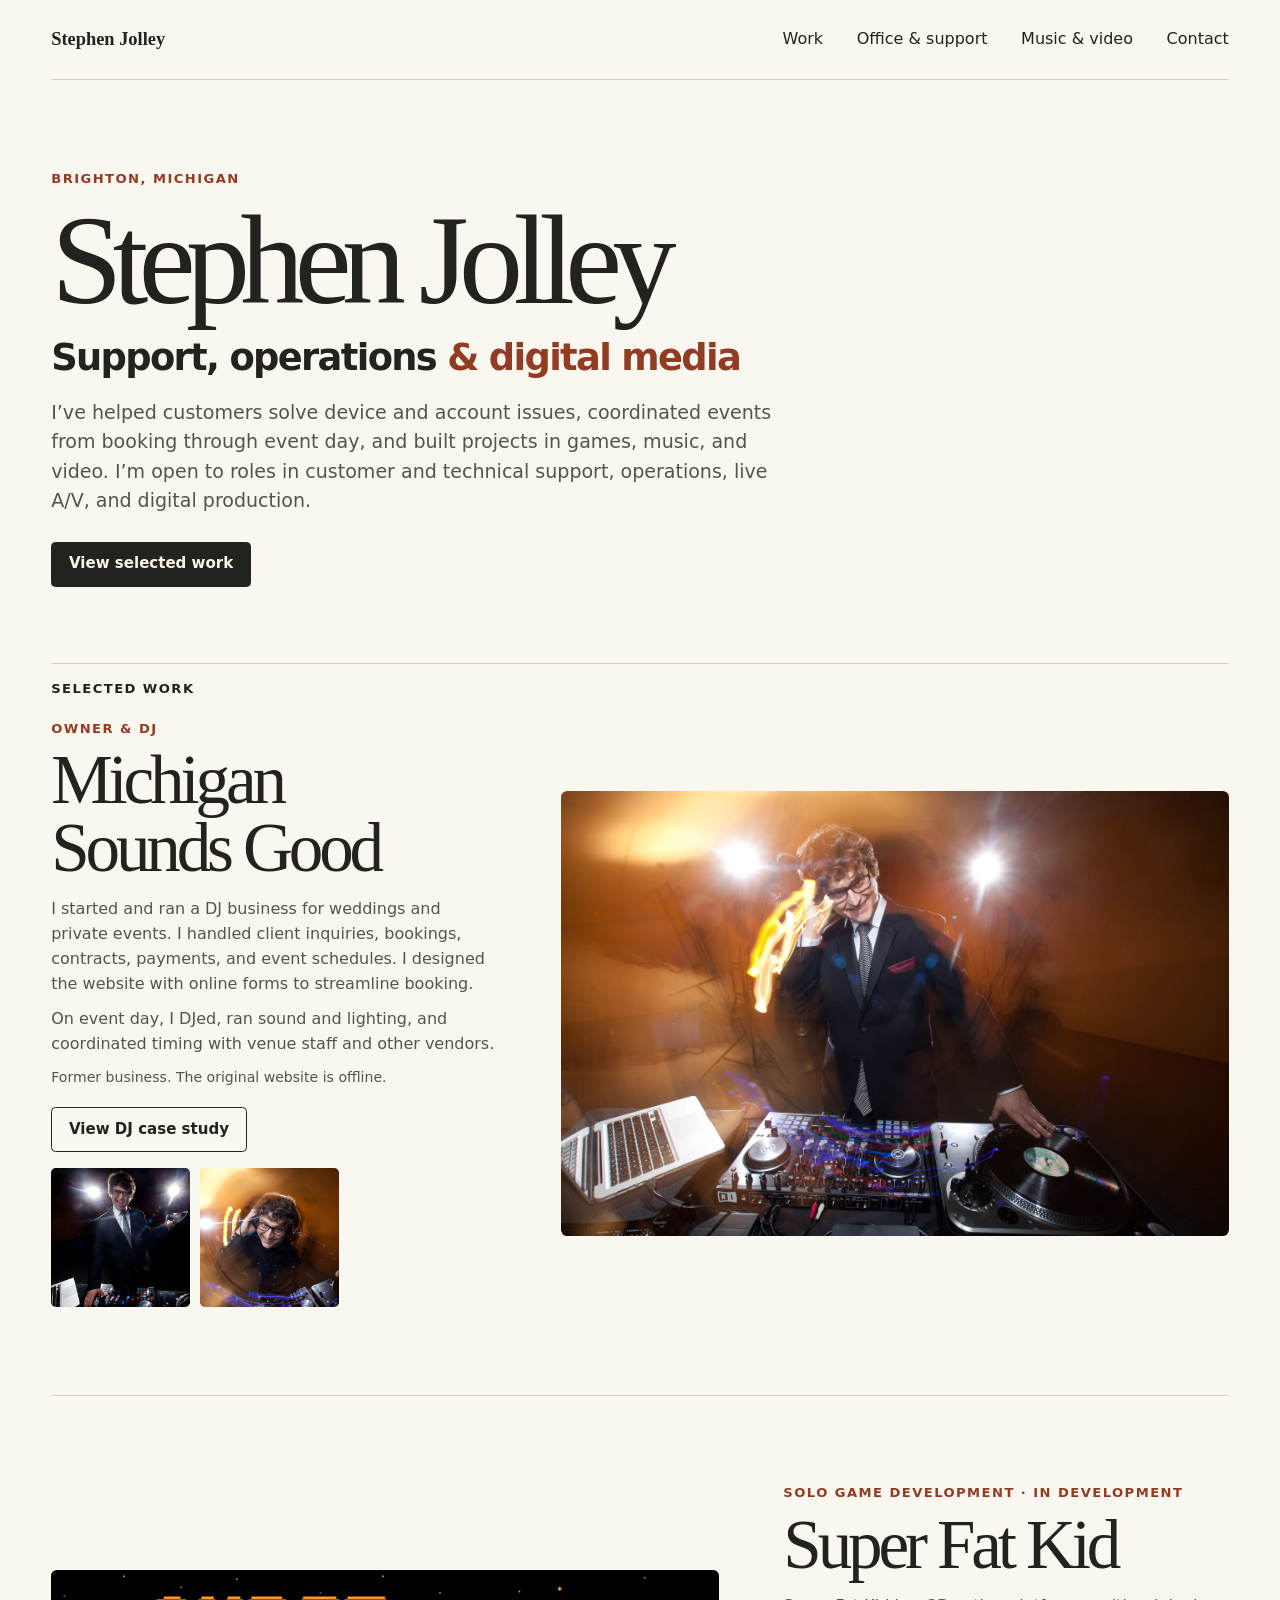
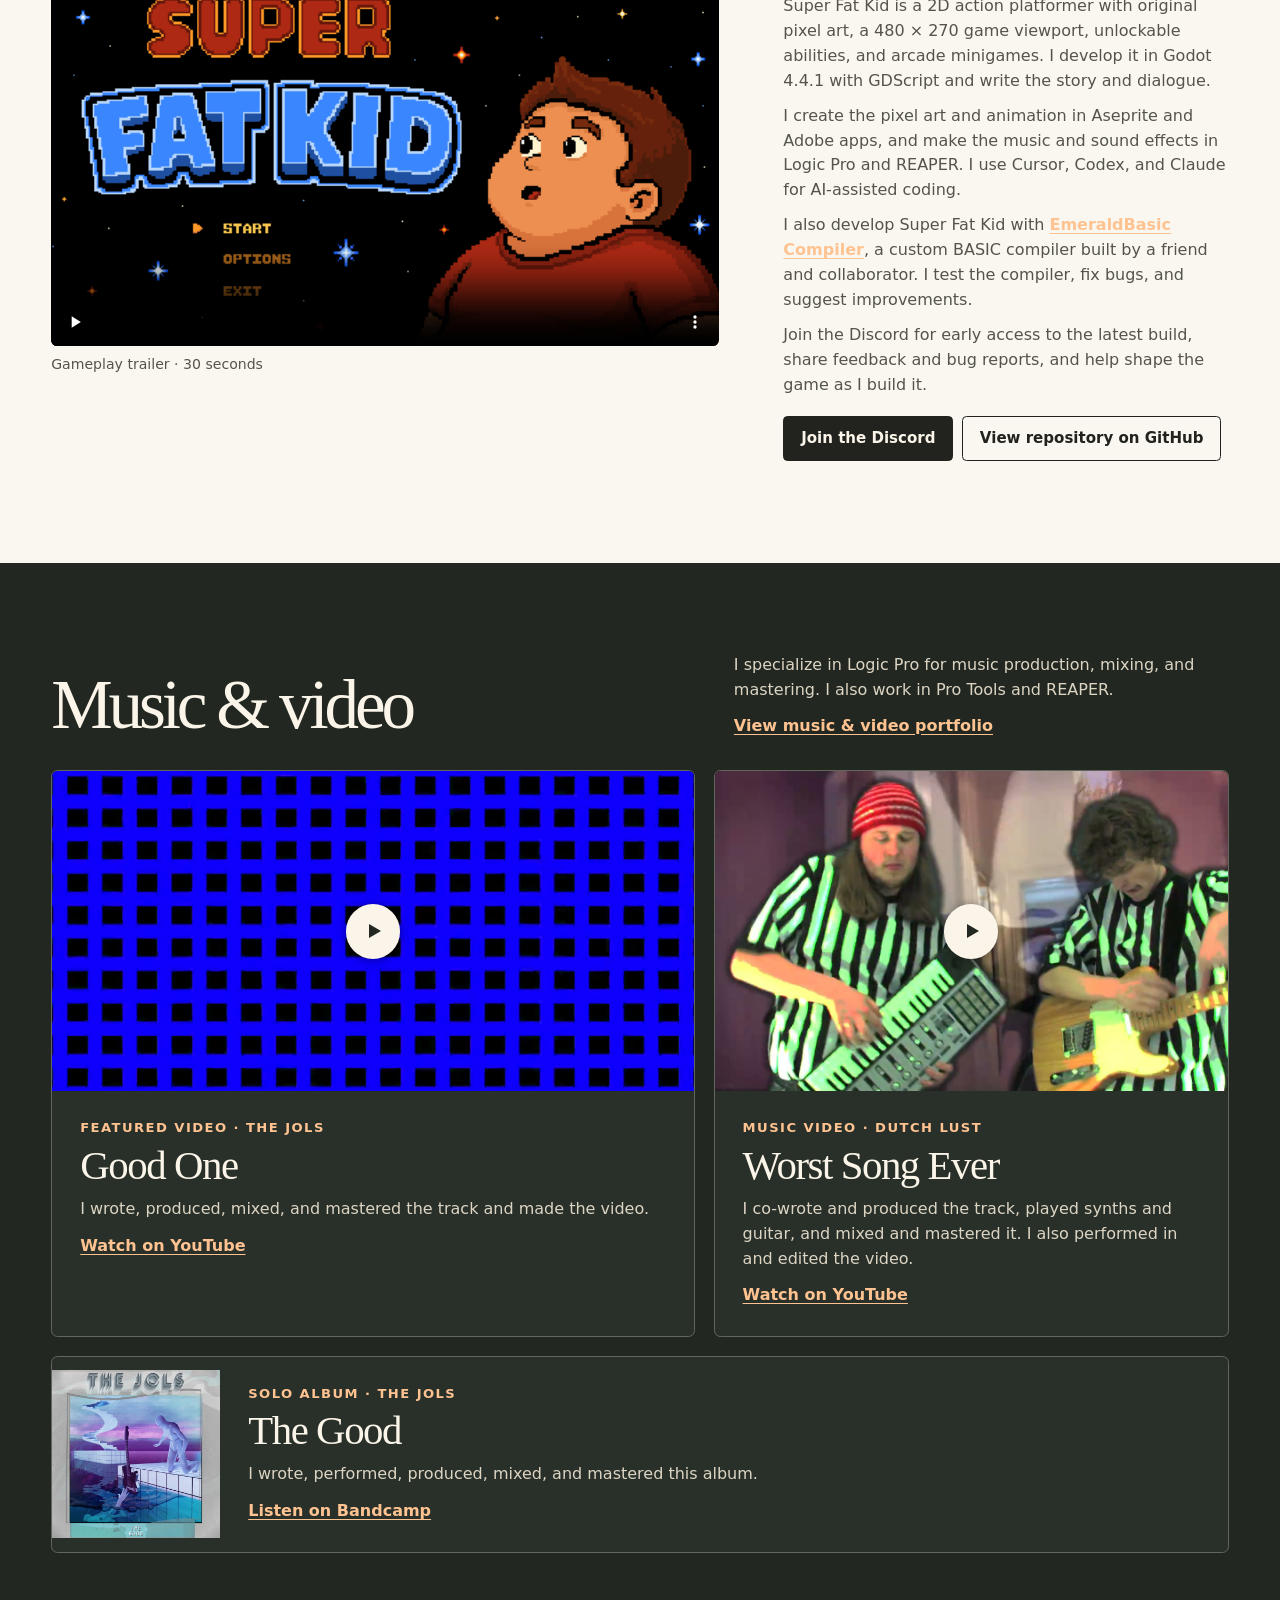
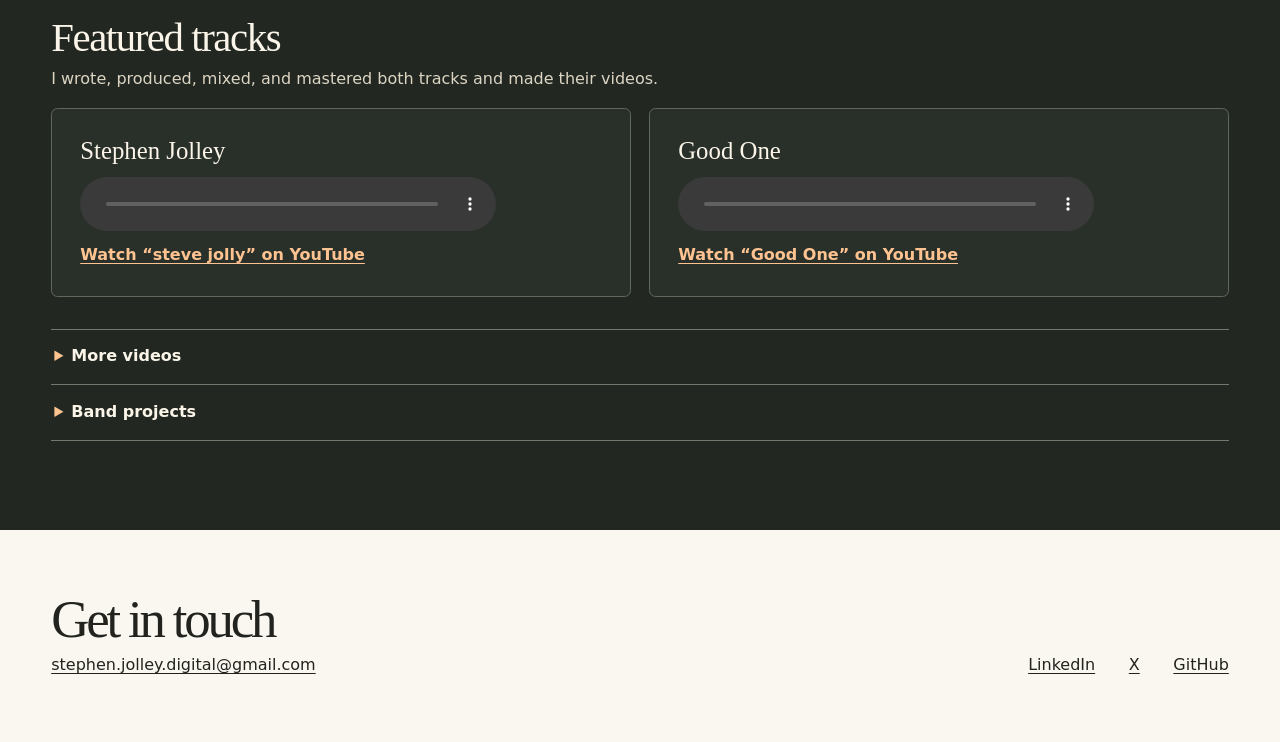
<file: index.html>
<!doctype html>
<html lang="en">
<head>
  <meta charset="utf-8">
  <meta name="viewport" content="width=device-width, initial-scale=1">
  <title>Stephen Jolley | Support, Operations &amp; Digital Media</title>
  <meta name="description" content="Stephen Jolley’s portfolio of client coordination, live A/V, game development, and music and video production. Based in Brighton, Michigan.">
  <link rel="canonical" href="https://stephenjolleydigital.github.io/">
  <link rel="stylesheet" href="styles.css?v=5">
</head>
<body>
  <a class="skip" href="#main">Skip to content</a>
  <header class="site-header wrap">
    <a class="wordmark" href="#main">Stephen Jolley</a>
    <nav aria-label="Main navigation">
      <a href="#work">Work</a>
      <a href="office/">Office &amp; support</a>
      <a href="#music">Music &amp; video</a>
      <a href="#contact">Contact</a>
    </nav>
  </header>

  <main id="main">
    <section class="intro wrap" aria-labelledby="name">
      <p class="eyebrow">Brighton, Michigan</p>
      <h1 id="name">Stephen Jolley</h1>
      <p class="headline">Support, operations <span>&amp; digital media</span></p>
      <p class="intro-copy">I’ve helped customers solve device and account issues, coordinated events from booking through event day, and built projects in games, music, and video. I’m open to roles in customer and technical support, operations, live A/V, and digital production.</p>
      <a class="button" href="#work">View selected work</a>
    </section>

    <section id="work" class="wrap work" aria-labelledby="work-title">
      <h2 id="work-title" class="eyebrow section-label">Selected work</h2>
      <article class="project">
        <div class="project-copy">
          <p class="eyebrow">Owner &amp; DJ</p>
          <h3>Michigan<br class="wide-only"> Sounds Good</h3>
          <p>I started and ran a DJ business for weddings and private events. I handled client inquiries, bookings, contracts, payments, and event schedules. I designed the website with online forms to streamline booking.</p>
          <p>On event day, I DJed, ran sound and lighting, and coordinated timing with venue staff and other vendors.</p>
          <p class="note">Former business. The original website is offline.</p>
          <div class="actions">
            <a class="button outline" href="michigan-sounds-good/">View DJ case study</a>
          </div>
          <div class="dj-portraits">
            <a href="assets/dj-stage-portrait.webp" aria-label="View larger DJ portrait under stage lights">
              <img src="assets/dj-stage-portrait.webp" width="960" height="960" alt="Stephen smiling behind a DJ controller and holding headphones under two stage lights" loading="lazy">
            </a>
            <a href="assets/dj-headphones-portrait.webp" aria-label="View larger DJ portrait with headphones">
              <img src="assets/dj-headphones-portrait.webp" width="960" height="960" alt="Stephen holding one side of his headphones over a DJ mixer, surrounded by orange light trails" loading="lazy">
            </a>
          </div>
        </div>
        <figure class="project-image dj-image">
          <img src="assets/michigan-sounds-good.webp" width="1600" height="1067" alt="Stephen wearing headphones with one hand on a turntable, with a laptop and mixer in orange stage light" fetchpriority="high">
        </figure>
      </article>

      <article class="project game" id="game">
        <figure class="game-trailer">
          <video controls playsinline preload="none" poster="assets/super-fat-kid.png" width="960" height="540" aria-label="Super Fat Kid gameplay trailer">
            <source src="assets/super-fat-kid-trailer.mp4" type="video/mp4">
            <a href="assets/super-fat-kid-trailer.mp4">Download the Super Fat Kid trailer</a>
          </video>
          <figcaption>Gameplay trailer · 30 seconds</figcaption>
        </figure>
        <div class="project-copy">
          <p class="eyebrow">Solo game development · In development</p>
          <h3>Super Fat Kid</h3>
          <p>Super Fat Kid is a 2D action platformer with original pixel art, a 480 × 270 game viewport, unlockable abilities, and arcade minigames. I develop it in Godot 4.4.1 with GDScript and write the story and dialogue.</p>
          <p>I create the pixel art and animation in Aseprite and Adobe apps, and make the music and sound effects in Logic Pro and REAPER. I use Cursor, Codex, and Claude for AI-assisted coding.</p>
          <p>I also develop Super Fat Kid with <a class="text-link" href="https://github.com/Deciheximal144/EmeraldBasic-Compiler">EmeraldBasic Compiler</a>, a custom BASIC compiler built by a friend and collaborator. I test the compiler, fix bugs, and suggest improvements.</p>
          <p class="community">Join the Discord for early access to the latest build, share feedback and bug reports, and help shape the game as I build it.</p>
          <div class="actions">
            <a class="button" href="https://discord.gg/7cRma5Vsxx">Join the Discord</a>
            <a class="button outline" href="https://github.com/stephenjolleydigital/super_fat_kid">View repository on GitHub</a>
          </div>
        </div>
      </article>
    </section>

    <section class="media-section" id="music" aria-labelledby="music-title">
      <div class="wrap">
        <div class="media-intro">
          <h2 id="music-title">Music &amp; video</h2>
          <div>
            <p>I specialize in Logic Pro for music production, mixing, and mastering. I also work in Pro Tools and REAPER.</p>
            <a class="text-link media-page-link" href="music/">View music &amp; video portfolio</a>
          </div>
        </div>

        <div class="media-grid">
          <article class="media-card video-card">
            <a class="media-art video-art" href="https://www.youtube.com/watch?v=RYVZnNTg8nU" aria-label="Watch Good One by The Jols on YouTube">
              <img src="assets/good-one-video.jpg" alt="" loading="lazy">
              <span class="play" aria-hidden="true"></span>
            </a>
            <div class="card-copy">
              <p class="eyebrow">Featured video · The Jols</p>
              <h3>Good One</h3>
              <p>I wrote, produced, mixed, and mastered the track and made the video.</p>
              <a class="text-link" href="https://www.youtube.com/watch?v=RYVZnNTg8nU">Watch on YouTube</a>
            </div>
          </article>

          <article class="media-card video-card">
            <a class="media-art video-art" href="https://www.youtube.com/watch?v=7McpQhuxQ0Y" aria-label="Watch Dutch Lust’s Worst Song Ever on YouTube">
              <img src="assets/worst-song-ever-performance.jpg" alt="" loading="lazy">
              <span class="play" aria-hidden="true"></span>
            </a>
            <div class="card-copy">
              <p class="eyebrow">Music video · Dutch Lust</p>
              <h3>Worst Song Ever</h3>
              <p>I co-wrote and produced the track, played synths and guitar, and mixed and mastered it. I also performed in and edited the video.</p>
              <a class="text-link" href="https://www.youtube.com/watch?v=7McpQhuxQ0Y">Watch on YouTube</a>
            </div>
          </article>

          <article class="media-card album-card">
            <a class="media-art album-art" href="https://thejols.bandcamp.com/album/the-good" aria-label="Listen to The Good by The Jols on Bandcamp">
              <img src="assets/the-good.webp" alt="The Good album cover" loading="lazy">
            </a>
            <div class="card-copy">
              <p class="eyebrow">Solo album · The Jols</p>
              <h3>The Good</h3>
              <p>I wrote, performed, produced, mixed, and mastered this album.</p>
              <a class="text-link" href="https://thejols.bandcamp.com/album/the-good">Listen on Bandcamp</a>
            </div>
          </article>
        </div>

        <div class="track-section" aria-labelledby="track-title">
          <div class="track-heading">
            <h3 id="track-title">Featured tracks</h3>
            <p>I wrote, produced, mixed, and mastered both tracks and made their videos.</p>
          </div>
          <div class="track-grid">
            <article class="track">
              <h4>Stephen Jolley</h4>
              <audio controls preload="none" aria-label="Play Stephen Jolley" src="assets/stephen-jolley.mp3">
                <a href="https://www.youtube.com/watch?v=lKRP98s9zpk">Listen on YouTube</a>
              </audio>
              <a class="text-link" href="https://www.youtube.com/watch?v=lKRP98s9zpk">Watch “steve jolly” on YouTube</a>
            </article>
            <article class="track">
              <h4>Good One</h4>
              <audio controls preload="none" aria-label="Play Good One" src="assets/good-one.mp3">
                <a href="https://www.youtube.com/watch?v=RYVZnNTg8nU">Listen on YouTube</a>
              </audio>
              <a class="text-link" href="https://www.youtube.com/watch?v=RYVZnNTg8nU">Watch “Good One” on YouTube</a>
            </article>
          </div>
        </div>

        <details>
          <summary>More videos</summary>
          <p>I made these videos and wrote, produced, mixed, and mastered the music.</p>
          <ul class="link-list">
            <li><a href="https://www.youtube.com/watch?v=_CYxBpWzq8A">Sad Soft Music For Sad Piano People</a></li>
            <li>
              <a class="illustrated-link" href="https://www.youtube.com/watch?v=hcAxvweehdc">
                <img src="assets/dj-jolly-artwork.webp" width="960" height="960" alt="" loading="lazy">
                <span>DJ Jolly</span>
              </a>
            </li>
          </ul>
        </details>
        <details>
          <summary>Band projects</summary>
          <p>I played guitar, co-composed, and produced on both releases.</p>
          <ul class="link-list">
            <li><a href="https://manhood.bandcamp.com/album/high-outside">Manhole <span aria-hidden="true">·</span> <em>High &amp; Outside</em></a></li>
            <li><a href="https://inkblotisaband.bandcamp.com/album/oink">Inkblot <span aria-hidden="true">·</span> <em>Oink!</em></a></li>
          </ul>
        </details>
      </div>
    </section>
  </main>

  <footer class="wrap footer" id="contact">
    <div>
      <h2>Get in touch</h2>
      <a href="mailto:stephen.jolley.digital@gmail.com">stephen.jolley.digital@gmail.com</a>
    </div>
    <nav aria-label="Social profiles">
      <a href="https://www.linkedin.com/in/stephen-jolley-7856a12b2/">LinkedIn</a>
      <a href="https://x.com/Stephen_Jolley_">X</a>
      <a href="https://github.com/stephenjolleydigital">GitHub</a>
    </nav>
  </footer>
</body>
</html>
</file>
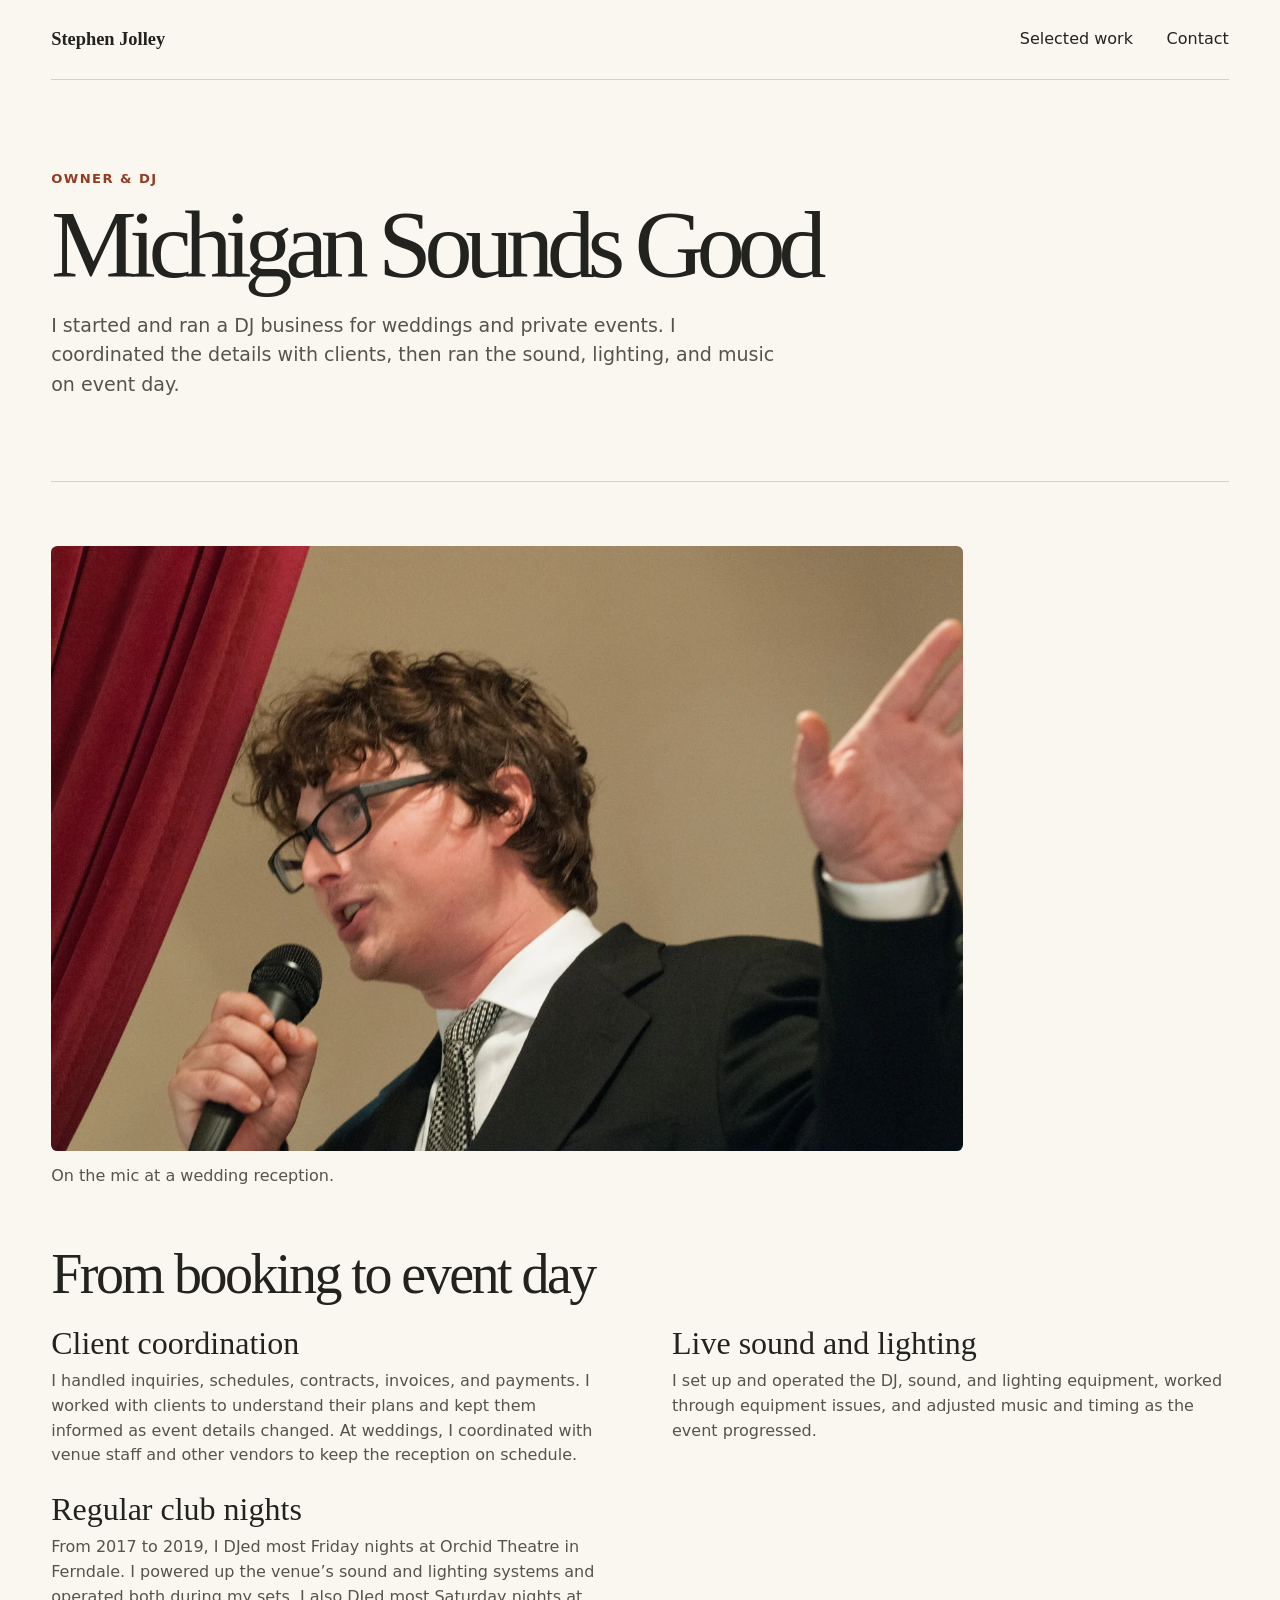
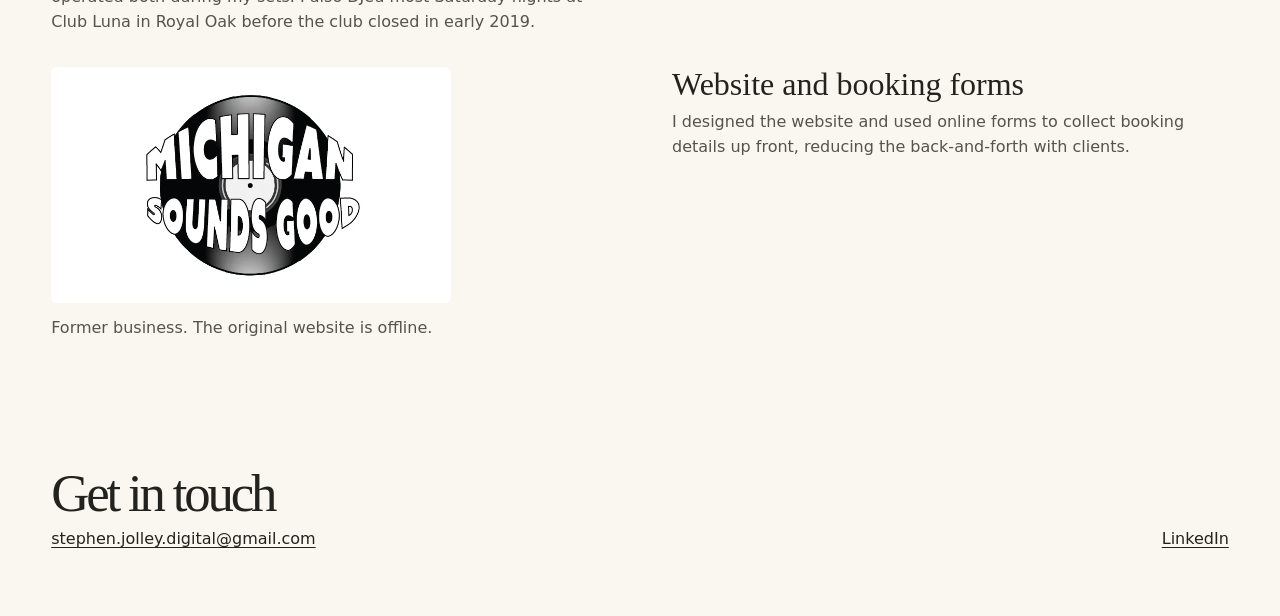
<file: michigan-sounds-good/index.html>
<!doctype html>
<html lang="en">
<head>
  <meta charset="utf-8">
  <meta name="viewport" content="width=device-width, initial-scale=1">
  <title>Michigan Sounds Good | Stephen Jolley</title>
  <meta name="description" content="How Stephen Jolley managed client coordination, event logistics, and live sound and lighting at Michigan Sounds Good.">
  <link rel="canonical" href="https://stephenjolleydigital.github.io/michigan-sounds-good/">
  <link rel="stylesheet" href="../styles.css?v=4">
</head>
<body>
  <a class="skip" href="#main">Skip to content</a>
  <header class="site-header wrap">
    <a class="wordmark" href="../">Stephen Jolley</a>
    <nav aria-label="Main navigation">
      <a href="../#work">Selected work</a>
      <a href="../#contact">Contact</a>
    </nav>
  </header>
  <main id="main">
    <section class="intro wrap detail-intro">
      <p class="eyebrow">Owner &amp; DJ</p>
      <h1>Michigan Sounds Good</h1>
      <p class="intro-copy">I started and ran a DJ business for weddings and private events. I coordinated the details with clients, then ran the sound, lighting, and music on event day.</p>
    </section>
    <section class="wrap detail-section" aria-labelledby="dj-work">
      <figure class="detail-hero">
        <img src="../assets/michigan-sounds-good-mic.webp" width="1440" height="956" alt="Stephen speaking into a handheld microphone at a wedding reception" fetchpriority="high">
        <figcaption>On the mic at a wedding reception.</figcaption>
      </figure>
      <h2 id="dj-work">From booking to event day</h2>
      <div class="detail-grid">
        <section>
          <h3>Client coordination</h3>
          <p>I handled inquiries, schedules, contracts, invoices, and payments. I worked with clients to understand their plans and kept them informed as event details changed. At weddings, I coordinated with venue staff and other vendors to keep the reception on schedule.</p>
        </section>
        <section>
          <h3>Live sound and lighting</h3>
          <p>I set up and operated the DJ, sound, and lighting equipment, worked through equipment issues, and adjusted music and timing as the event progressed.</p>
        </section>
        <section id="club-nights">
          <h3>Regular club nights</h3>
          <p>From 2017 to 2019, I DJed most Friday nights at Orchid Theatre in Ferndale. I powered up the venue’s sound and lighting systems and operated both during my sets. I also DJed most Saturday nights at Club Luna in Royal Oak before the club closed in early 2019.</p>
        </section>
      </div>
      <div class="detail-grid dj-samples">
        <figure>
          <img class="dj-logo" src="../assets/michigan-sounds-good-logo.webp" width="710" height="394" alt="Black-and-white Michigan Sounds Good logo with lettering arranged over a vinyl record" loading="lazy">
        </figure>
        <section>
          <h3>Website and booking forms</h3>
          <p>I designed the website and used online forms to collect booking details up front, reducing the back-and-forth with clients.</p>
        </section>
      </div>
      <p class="archive-note">Former business. The original website is offline.</p>
    </section>
  </main>
  <footer class="wrap footer" id="contact">
    <div>
      <h2>Get in touch</h2>
      <a href="mailto:stephen.jolley.digital@gmail.com">stephen.jolley.digital@gmail.com</a>
    </div>
    <nav aria-label="Professional profile">
      <a href="https://www.linkedin.com/in/stephen-jolley-7856a12b2/">LinkedIn</a>
    </nav>
  </footer>
</body>
</html>
</file>
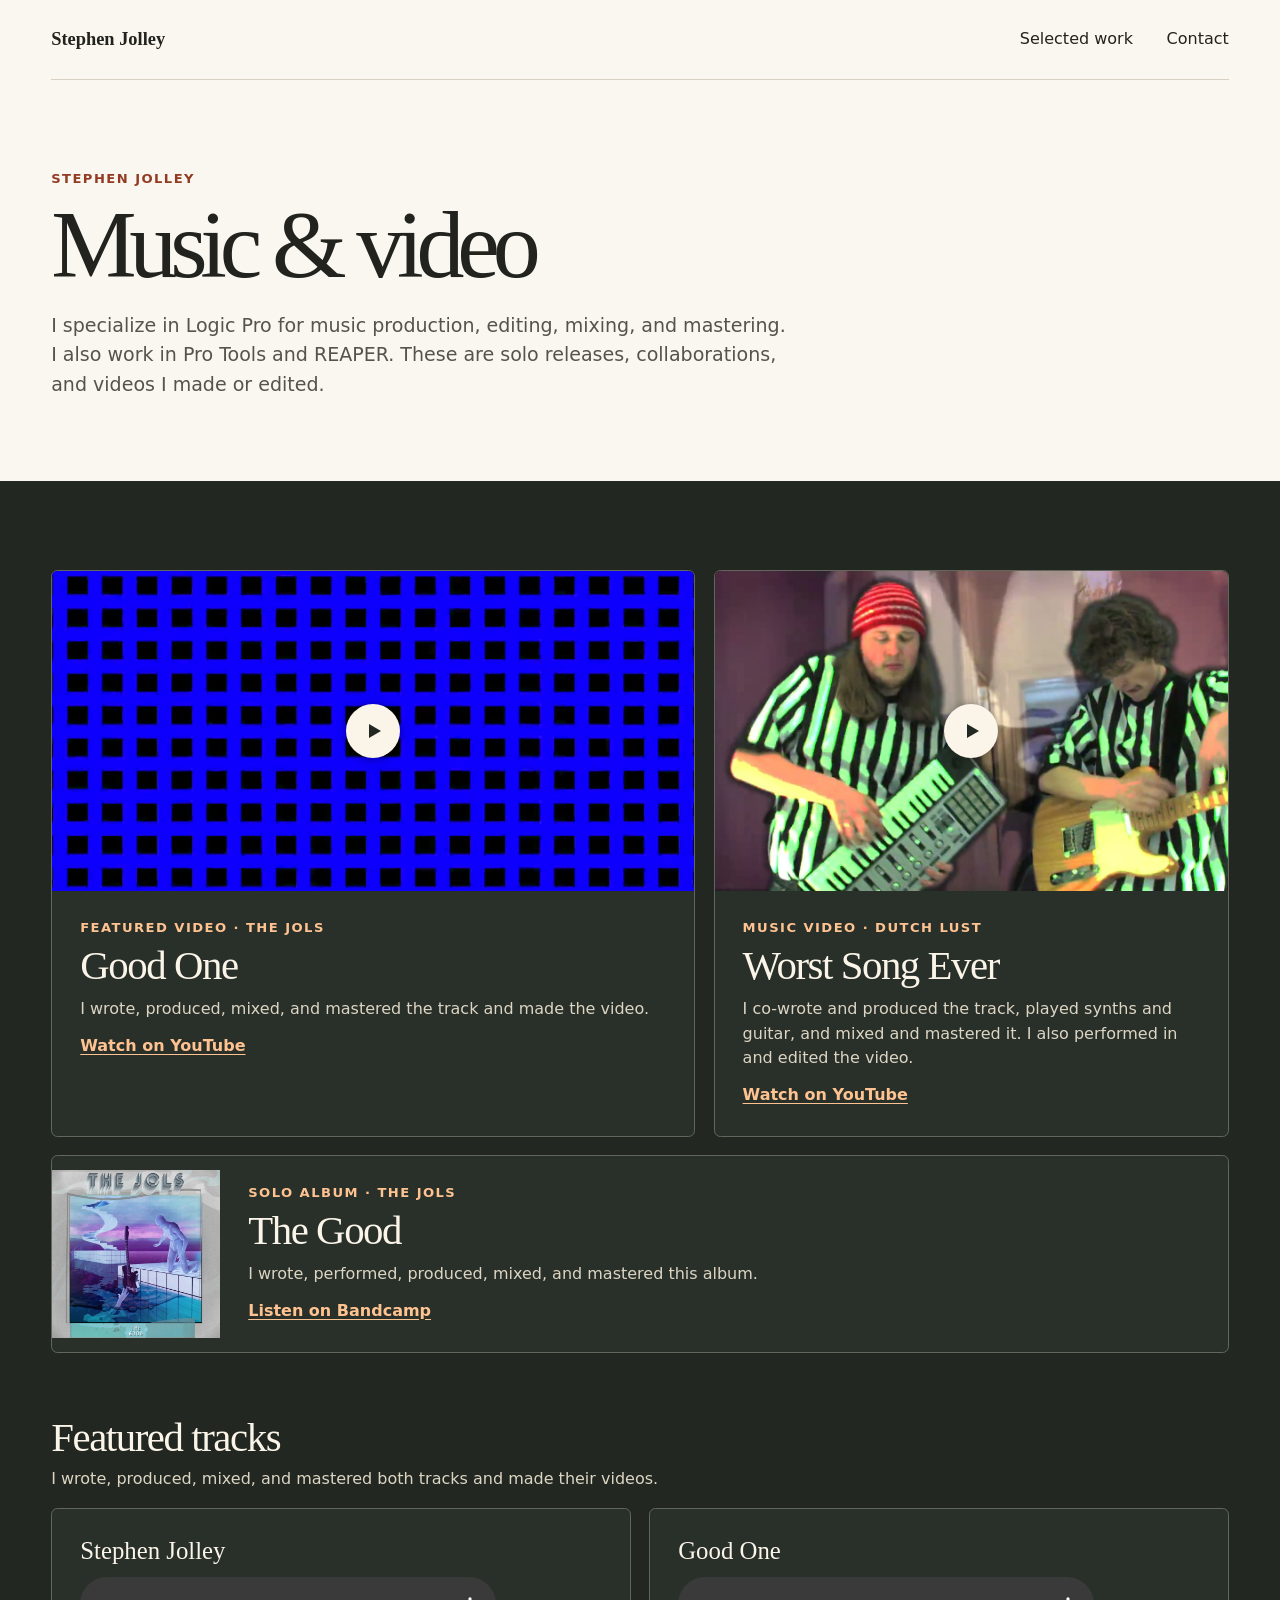
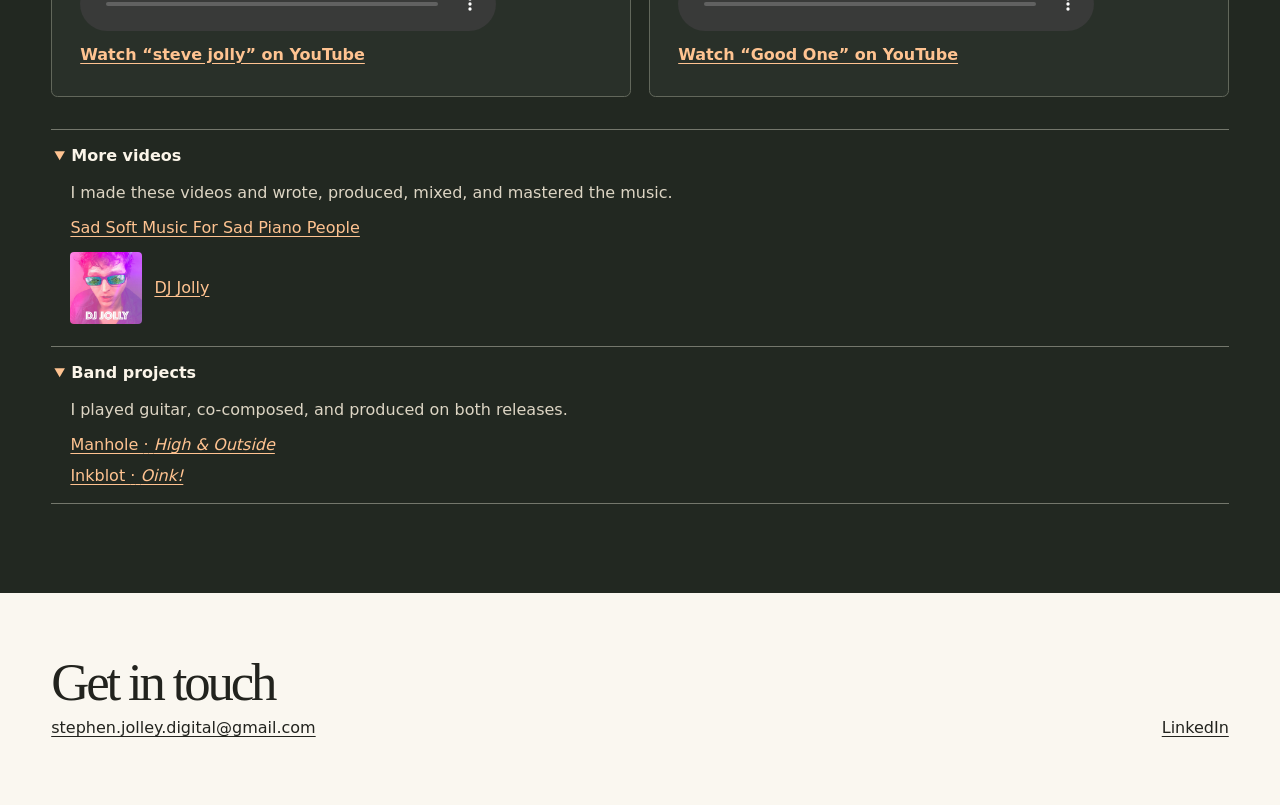
<file: music/index.html>
<!doctype html>
<html lang="en">
<head>
  <meta charset="utf-8">
  <meta name="viewport" content="width=device-width, initial-scale=1">
  <title>Music &amp; Video | Stephen Jolley</title>
  <meta name="description" content="Music production, mixing, mastering, and video work by Stephen Jolley, including The Jols, Dutch Lust, Manhole, and Inkblot.">
  <link rel="canonical" href="https://stephenjolleydigital.github.io/music/">
  <link rel="stylesheet" href="../styles.css?v=4">
</head>
<body>
  <a class="skip" href="#main">Skip to content</a>
  <header class="site-header wrap">
    <a class="wordmark" href="../">Stephen Jolley</a>
    <nav aria-label="Main navigation">
      <a href="../#work">Selected work</a>
      <a href="../#contact">Contact</a>
    </nav>
  </header>
  <main id="main">
    <section class="intro wrap detail-intro">
      <p class="eyebrow">Stephen Jolley</p>
      <h1>Music &amp; video</h1>
      <p class="intro-copy">I specialize in Logic Pro for music production, editing, mixing, and mastering. I also work in Pro Tools and REAPER. These are solo releases, collaborations, and videos I made or edited.</p>
    </section>
    <section class="media-section" id="music" aria-label="Music and video projects">
      <div class="wrap">
        <div class="media-grid" aria-label="Featured releases and videos">
          <article class="media-card video-card">
            <a class="media-art video-art" href="https://www.youtube.com/watch?v=RYVZnNTg8nU" aria-label="Watch Good One by The Jols on YouTube">
              <img src="../assets/good-one-video.jpg" alt="" loading="lazy">
              <span class="play" aria-hidden="true"></span>
            </a>
            <div class="card-copy">
              <p class="eyebrow">Featured video · The Jols</p>
              <h2>Good One</h2>
              <p>I wrote, produced, mixed, and mastered the track and made the video.</p>
              <a class="text-link" href="https://www.youtube.com/watch?v=RYVZnNTg8nU">Watch on YouTube</a>
            </div>
          </article>

          <article class="media-card video-card">
            <a class="media-art video-art" href="https://www.youtube.com/watch?v=7McpQhuxQ0Y" aria-label="Watch Dutch Lust’s Worst Song Ever on YouTube">
              <img src="../assets/worst-song-ever-performance.jpg" alt="" loading="lazy">
              <span class="play" aria-hidden="true"></span>
            </a>
            <div class="card-copy">
              <p class="eyebrow">Music video · Dutch Lust</p>
              <h2>Worst Song Ever</h2>
              <p>I co-wrote and produced the track, played synths and guitar, and mixed and mastered it. I also performed in and edited the video.</p>
              <a class="text-link" href="https://www.youtube.com/watch?v=7McpQhuxQ0Y">Watch on YouTube</a>
            </div>
          </article>

          <article class="media-card album-card">
            <a class="media-art album-art" href="https://thejols.bandcamp.com/album/the-good" aria-label="Listen to The Good by The Jols on Bandcamp">
              <img src="../assets/the-good.webp" alt="The Good album cover" loading="lazy">
            </a>
            <div class="card-copy">
              <p class="eyebrow">Solo album · The Jols</p>
              <h2>The Good</h2>
              <p>I wrote, performed, produced, mixed, and mastered this album.</p>
              <a class="text-link" href="https://thejols.bandcamp.com/album/the-good">Listen on Bandcamp</a>
            </div>
          </article>
        </div>

        <div class="track-section" aria-labelledby="track-title">
          <div class="track-heading">
            <h3 id="track-title">Featured tracks</h2>
            <p>I wrote, produced, mixed, and mastered both tracks and made their videos.</p>
          </div>
          <div class="track-grid">
            <article class="track">
              <h3>Stephen Jolley</h3>
              <audio controls preload="none" aria-label="Play Stephen Jolley" src="../assets/stephen-jolley.mp3">
                <a href="https://www.youtube.com/watch?v=lKRP98s9zpk">Listen on YouTube</a>
              </audio>
              <a class="text-link" href="https://www.youtube.com/watch?v=lKRP98s9zpk">Watch “steve jolly” on YouTube</a>
            </article>
            <article class="track">
              <h3>Good One</h3>
              <audio controls preload="none" aria-label="Play Good One" src="../assets/good-one.mp3">
                <a href="https://www.youtube.com/watch?v=RYVZnNTg8nU">Listen on YouTube</a>
              </audio>
              <a class="text-link" href="https://www.youtube.com/watch?v=RYVZnNTg8nU">Watch “Good One” on YouTube</a>
            </article>
          </div>
        </div>

        <details open>
          <summary>More videos</summary>
          <p>I made these videos and wrote, produced, mixed, and mastered the music.</p>
          <ul class="link-list">
            <li><a href="https://www.youtube.com/watch?v=_CYxBpWzq8A">Sad Soft Music For Sad Piano People</a></li>
            <li>
              <a class="illustrated-link" href="https://www.youtube.com/watch?v=hcAxvweehdc">
                <img src="../assets/dj-jolly-artwork.webp" width="960" height="960" alt="" loading="lazy">
                <span>DJ Jolly</span>
              </a>
            </li>
          </ul>
        </details>
        <details open>
          <summary>Band projects</summary>
          <p>I played guitar, co-composed, and produced on both releases.</p>
          <ul class="link-list">
            <li><a href="https://manhood.bandcamp.com/album/high-outside">Manhole <span aria-hidden="true">·</span> <em>High &amp; Outside</em></a></li>
            <li><a href="https://inkblotisaband.bandcamp.com/album/oink">Inkblot <span aria-hidden="true">·</span> <em>Oink!</em></a></li>
          </ul>
        </details>
      </div>
    </section>
  </main>
  <footer class="wrap footer" id="contact">
    <div>
      <h2>Get in touch</h2>
      <a href="mailto:stephen.jolley.digital@gmail.com">stephen.jolley.digital@gmail.com</a>
    </div>
    <nav aria-label="Professional profile">
      <a href="https://www.linkedin.com/in/stephen-jolley-7856a12b2/">LinkedIn</a>
    </nav>
  </footer>
</body>
</html>
</file>
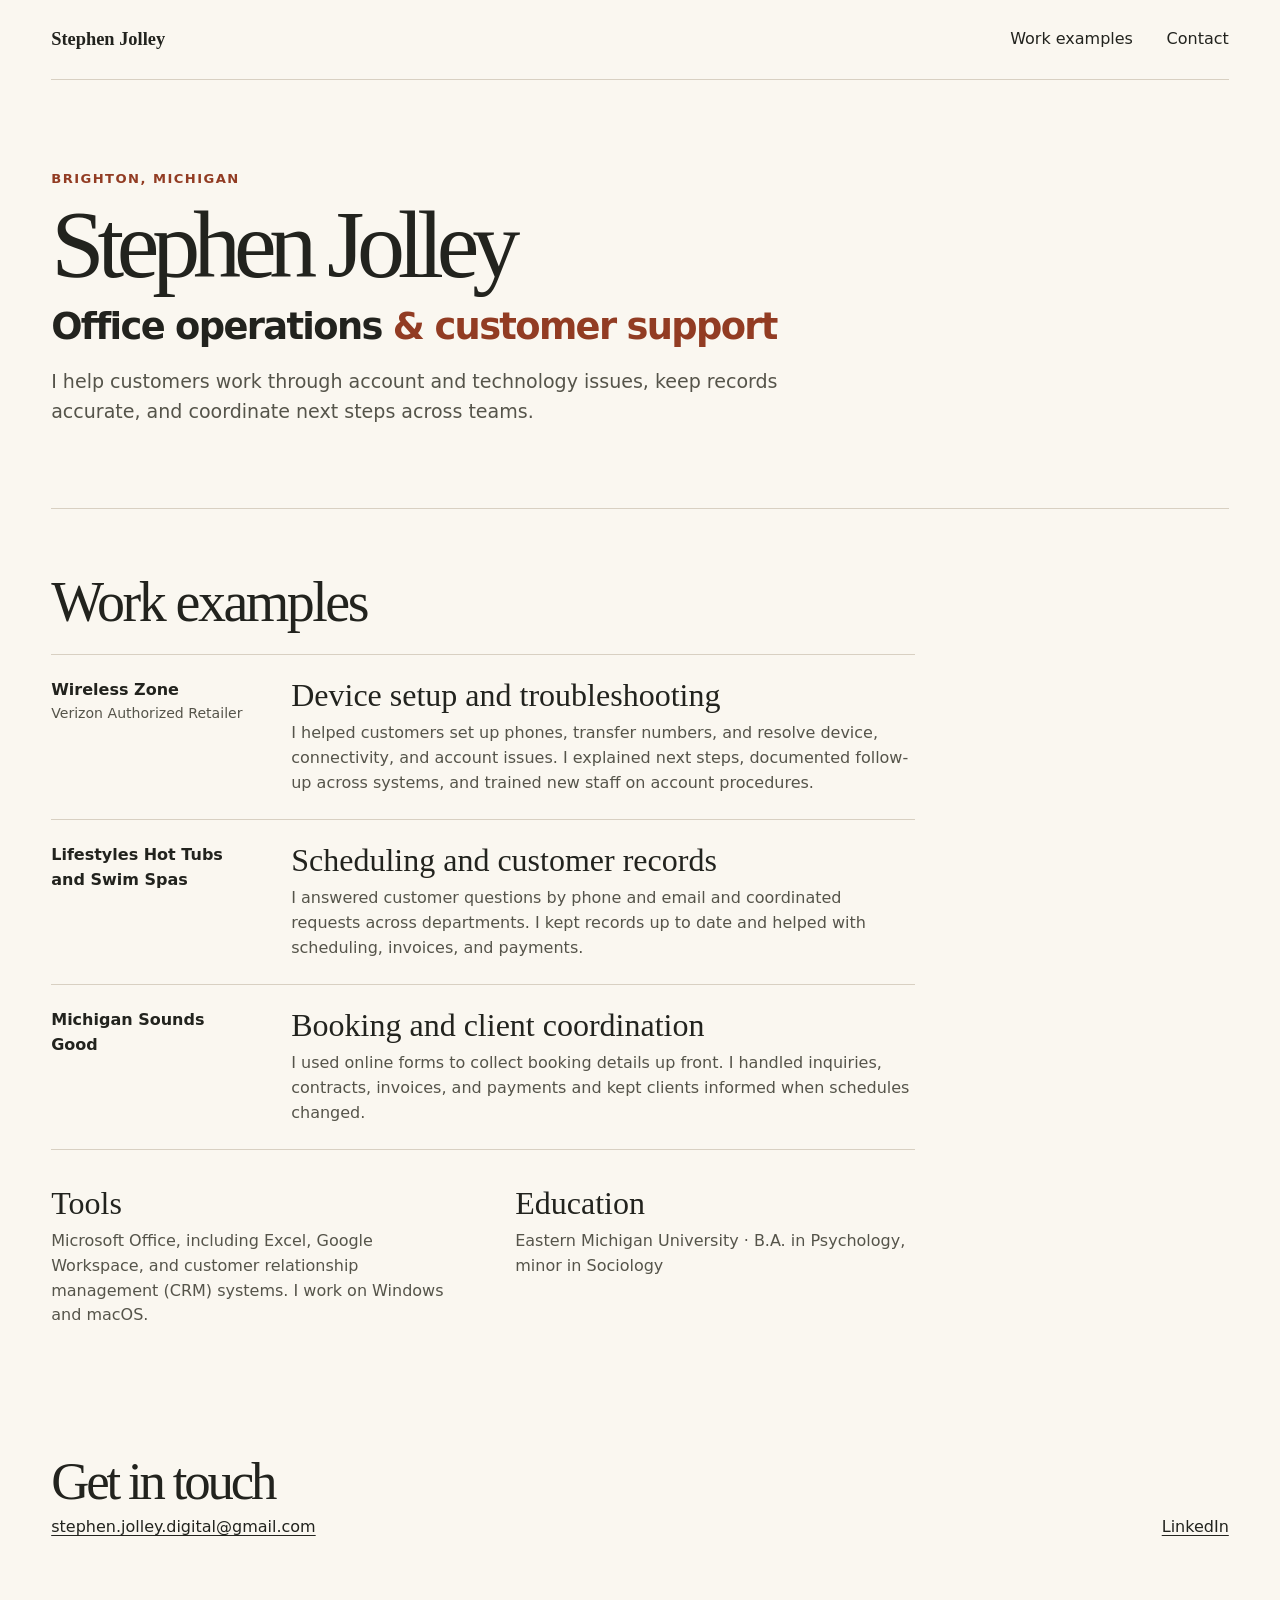
<file: office/index.html>
<!doctype html>
<html lang="en">
<head>
  <meta charset="utf-8">
  <meta name="viewport" content="width=device-width, initial-scale=1">
  <title>Stephen Jolley | Office Operations &amp; Customer Support</title>
  <meta name="description" content="Stephen Jolley’s experience in office operations, customer support, and technical troubleshooting in Brighton, Michigan.">
  <link rel="canonical" href="https://stephenjolleydigital.github.io/office/">
  <link rel="stylesheet" href="../styles.css?v=6">
</head>
<body>
  <a class="skip" href="#main">Skip to content</a>
  <header class="site-header wrap">
    <a class="wordmark" href="#main">Stephen Jolley</a>
    <nav aria-label="Main navigation">
      <a href="#experience">Work examples</a>
      <a href="#contact">Contact</a>
    </nav>
  </header>
  <main id="main">
    <section class="intro wrap detail-intro">
      <p class="eyebrow">Brighton, Michigan</p>
      <h1>Stephen Jolley</h1>
      <p class="headline">Office operations <span>&amp; customer support</span></p>
      <p class="intro-copy">I help customers work through account and technology issues, keep records accurate, and coordinate next steps across teams.</p>
    </section>
    <section class="wrap detail-section" id="experience" aria-labelledby="experience-title">
      <h2 id="experience-title">Work examples</h2>
      <div class="work-examples">
        <article>
          <p class="workplace">Wireless Zone <span>Verizon Authorized Retailer</span></p>
          <div>
            <h3>Device setup and troubleshooting</h3>
            <p>I helped customers set up phones, transfer numbers, and resolve device, connectivity, and account issues. I explained next steps, documented follow-up across systems, and trained new staff on account procedures.</p>
          </div>
        </article>
        <article>
          <p class="workplace">Lifestyles Hot Tubs and Swim Spas</p>
          <div>
            <h3>Scheduling and customer records</h3>
            <p>I answered customer questions by phone and email and coordinated requests across departments. I kept records up to date and helped with scheduling, invoices, and payments.</p>
          </div>
        </article>
        <article>
          <p class="workplace">Michigan Sounds Good</p>
          <div>
            <h3>Booking and client coordination</h3>
            <p>I used online forms to collect booking details up front. I handled inquiries, contracts, invoices, and payments and kept clients informed when schedules changed.</p>
          </div>
        </article>
      </div>
      <div class="detail-grid office-facts">
        <section>
          <h3>Tools</h3>
          <p>Microsoft Office, including Excel, Google Workspace, and customer relationship management (CRM) systems. I work on Windows and macOS.</p>
        </section>
        <section>
          <h3>Education</h3>
          <p>Eastern Michigan University · B.A. in Psychology, minor in Sociology</p>
        </section>
      </div>
    </section>
  </main>
  <footer class="wrap footer" id="contact">
    <div>
      <h2>Get in touch</h2>
      <a href="mailto:stephen.jolley.digital@gmail.com">stephen.jolley.digital@gmail.com</a>
    </div>
    <nav aria-label="Professional profile">
      <a href="https://www.linkedin.com/in/stephen-jolley-7856a12b2/">LinkedIn</a>
    </nav>
  </footer>
</body>
</html>
</file>
<file: styles.css>
:root {
  color-scheme: light;
  --paper: #faf7f0;
  --ink: #22231e;
  --muted: #55544a;
  --accent: #923c23;
  --line: #d8d0c2;
  --dark: #222821;
  --light: #fbf5e9;
  --light-muted: #ddd5c4;
  --orange: #ffc391;
  --serif: Georgia, 'Times New Roman', serif;
  font-family: system-ui, sans-serif;
}
*, *::before, *::after { box-sizing: border-box; }
body { margin: 0; background: var(--paper); color: var(--ink); line-height: 1.55; }
h1, h2, h3, h4, p, figure { margin: 0; }
h1, h2, h3 { line-height: 1.02; }
a { color: inherit; text-underline-offset: .2em; }
a:hover { text-decoration-thickness: .14em; }
:focus-visible { outline: 3px solid currentColor; outline-offset: 4px; }
img { display: block; width: 100%; }
.wrap { width: min(74rem, calc(100% - clamp(2rem, 8vw, 8rem))); margin-inline: auto; }
.skip { position: fixed; z-index: 2; left: 1rem; top: 1rem; padding: .6rem 1rem; background: var(--paper); transform: translateY(-200%); }
.skip:focus { transform: none; }
.site-header { display: flex; gap: .75rem 2rem; align-items: center; justify-content: space-between; flex-wrap: wrap; min-height: 5rem; border-bottom: 1px solid var(--line); padding-block: .85rem; }
.site-header nav, .footer nav { display: flex; gap: .6rem clamp(1rem, 3vw, 2.1rem); align-items: center; flex-wrap: wrap; }
.site-header a { text-decoration: none; }
.site-header a:hover { text-decoration: underline; }
.wordmark { font: bold 1.15rem var(--serif); }
.intro { padding: clamp(3rem, 7vw, 6rem) 0 clamp(2.9rem, 6vw, 5.3rem); }
.eyebrow { font-size: .82rem; line-height: 1.4; font-weight: 740; letter-spacing: .11em; text-transform: uppercase; }
.intro .eyebrow, .project .eyebrow { color: var(--accent); }
h1 { margin-top: .7rem; font: 500 clamp(3.2rem, 10vw, 8.3rem)/.96 var(--serif); letter-spacing: -.075em; }
.headline { margin-top: .85rem; font-size: clamp(1.27rem, 3vw, 2.3rem); font-weight: 600; line-height: 1.17; letter-spacing: -.045em; }
.headline span { color: var(--accent); }
.intro-copy { max-width: 61ch; margin: 1.2rem 0 1.6rem; color: var(--muted); font-size: clamp(1.02rem, 1.9vw, 1.19rem); }
.button { display: inline-flex; align-items: center; justify-content: center; text-align: center; min-height: 2.75rem; padding: .62rem 1.05rem; border: 1px solid var(--ink); border-radius: .28rem; background: var(--ink); color: var(--light); font-size: .94rem; font-weight: 675; text-decoration: none; }
.button:hover { background: var(--accent); border-color: var(--accent); color: white; }
.button:focus-visible { outline-color: var(--accent); }
.button.outline { background: transparent; color: var(--ink); }
.button.outline:hover { background: var(--ink); color: var(--light); }
.section-label { padding: 1rem 0 1.3rem; border-top: 1px solid var(--line); }
.work { padding-bottom: clamp(3.4rem, 8vw, 7rem); }
.project { display: grid; grid-template-columns: minmax(0, 4fr) minmax(0, 6fr); gap: clamp(1.4rem, 5vw, 4.75rem); align-items: center; }
.project + .project { margin-top: clamp(2.8rem, 7vw, 5.5rem); padding-top: clamp(2.8rem, 7vw, 5.5rem); border-top: 1px solid var(--line); }
.project h3, .media-intro h2, .footer h2 { font: 500 clamp(2.35rem, 5.4vw, 4.65rem)/.98 var(--serif); letter-spacing: -.06em; }
.project h3 { margin: .5rem 0 1rem; }
.project-copy p:not(.eyebrow) { color: var(--muted); }
.project-copy p + p { margin-top: .65rem; }
.project-copy .note { font-size: .88rem; }
.dj-portraits { display: grid; grid-template-columns: repeat(2, minmax(0, 1fr)); gap: .65rem; max-width: 18rem; margin-top: 1rem; }
.dj-portraits img { height: auto; border-radius: .3rem; }
.project-image { overflow: hidden; border-radius: .4rem; }
.dj-image { background: #412918; aspect-ratio: 1600 / 1067; }
.game { grid-template-columns: minmax(0, 6fr) minmax(0, 4fr); }
.game-trailer video { display: block; width: 100%; height: auto; aspect-ratio: 16 / 9; border-radius: .4rem; background: #181912; }
.game-trailer figcaption { margin-top: .5rem; color: var(--muted); font-size: .88rem; }
.actions { display: flex; gap: .55rem; flex-wrap: wrap; margin-top: 1.15rem; }
.community { margin-top: 1rem; }
.media-section { color-scheme: dark; background: var(--dark); color: var(--light); padding-block: clamp(3rem, 7vw, 6rem); }
.media-intro { display: grid; grid-template-columns: minmax(0, 1fr) minmax(0, .8fr); gap: 1rem clamp(1.5rem, 5vw, 5rem); align-items: end; margin-bottom: 2rem; }
.media-section p:not(.eyebrow) { color: var(--light-muted); }
.media-section .eyebrow, .text-link { color: var(--orange); }
.media-grid { display: grid; grid-template-columns: minmax(0, 1.25fr) minmax(0, 1fr); gap: 1.15rem; }
.media-card, .track { border: 1px solid #62675b; border-radius: .4rem; background: #293029; }
.media-card { overflow: hidden; }
.media-art { display: grid; place-items: center; position: relative; overflow: hidden; height: clamp(12rem, 27vw, 20rem); }
.media-art:focus-visible { outline-offset: -5px; }
.media-art img { position: absolute; inset: 0; height: 100%; }
.video-art { background: #131611; }
.video-art img { object-fit: cover; }
.play { position: absolute; display: grid; place-items: center; width: 3.4rem; aspect-ratio: 1; border-radius: 50%; background: var(--light); color: var(--dark); box-shadow: 0 1px 10px #0006; }
.play::before { content: ''; margin-left: .22rem; border: .48rem solid transparent; border-left: .78rem solid; border-right: 0; }
.video-art:hover .play { background: var(--orange); }
.album-card { grid-column: 1 / -1; display: grid; grid-template-columns: auto minmax(0, 1fr); align-items: center; }
.album-art { width: clamp(6rem, 18vw, 10.5rem); height: auto; aspect-ratio: 1; background: #343b32; }
.album-art img { width: 100%; object-fit: contain; }
.album-art:hover img { filter: brightness(1.1); }
.card-copy, .track { padding: clamp(1rem, 2.6vw, 1.75rem); }
.card-copy h2, .card-copy h3, .track-heading h2, .track-heading h3 { font: 500 clamp(1.8rem, 3.2vw, 2.55rem)/1.02 var(--serif); letter-spacing: -.035em; }
.card-copy h2, .card-copy h3 { margin: .45rem 0 .65rem; }
.card-copy .text-link { display: inline-block; margin-top: .75rem; }
.text-link { font-weight: 650; }
.track-section { margin-top: clamp(2.4rem, 5vw, 4.75rem); margin-bottom: 2rem; }
.track-heading p { margin: .55rem 0 1rem; }
.track-grid { display: grid; grid-template-columns: repeat(2, minmax(0, 1fr)); gap: 1.15rem; }
.track h3, .track h4 { font: 500 1.55rem var(--serif); }
audio { display: block; width: 100%; max-width: 26rem; margin: .75rem 0; }
details { border-bottom: 1px solid #74776c; padding: .2rem 0; }
details:first-of-type { border-top: 1px solid #74776c; }
summary { min-height: 3rem; padding: .72rem .2rem; cursor: pointer; font-weight: 700; }
summary::marker { color: var(--orange); }
details p, .link-list { margin: 0 0 .65rem; padding-left: 1.2rem; }
.link-list { list-style: none; display: grid; gap: .42rem; }
.link-list a { color: var(--orange); }
.illustrated-link { display: inline-flex; align-items: center; gap: .75rem; margin-top: .3rem; }
.illustrated-link img { width: 4.5rem; height: auto; border-radius: .25rem; }
.footer { display: flex; justify-content: space-between; align-items: end; flex-wrap: wrap; gap: 1.25rem 2rem; padding-block: clamp(2rem, 6vw, 4rem); }
.footer h2 { font-size: clamp(2rem, 5vw, 3.3rem); margin-bottom: .45rem; }
.footer a { overflow-wrap: anywhere; }
@media (max-width: 50rem) {
  .wide-only { display: none; }
  .project, .game { gap: 1.35rem; }
  .project h3 { font-size: clamp(2rem, 5.6vw, 3.4rem); }
}
@media (max-width: 39rem) {
  .project, .media-intro, .media-grid, .track-grid { grid-template-columns: 1fr; }
  .dj-image { grid-row: 1; }
  .video-art { height: auto; aspect-ratio: 16 / 9; }
}
@media (max-width: 24rem) {
  .site-header { column-gap: 1rem; }
  .site-header nav { font-size: .93rem; }
}
.project-image img { height: auto; }

.detail-intro { padding-bottom: clamp(2rem, 5vw, 3.5rem); }
.detail-intro h1 { font-size: clamp(2.9rem, 8.5vw, 6rem); }
.detail-section { padding-block: clamp(2rem, 5vw, 4rem); border-top: 1px solid var(--line); }
.detail-section h2 { margin-bottom: 1.4rem; font: 500 clamp(2rem, 5vw, 3.5rem)/1.05 var(--serif); letter-spacing: -.045em; }
.detail-section h3 { margin-bottom: .5rem; font: 500 clamp(1.4rem, 3vw, 2rem)/1.1 var(--serif); }
.detail-hero { max-width: 57rem; margin-bottom: clamp(2rem, 5vw, 3.5rem); }
.detail-section img { height: auto; border-radius: .4rem; }
.detail-grid { display: grid; grid-template-columns: repeat(2, minmax(0, 1fr)); gap: 1.5rem clamp(1.5rem, 5vw, 4rem); }
.detail-grid p, .detail-section figcaption, .archive-note, .work-examples article div p { color: var(--muted); }
.dj-samples { margin-top: 2rem; align-items: start; }
.detail-section .dj-logo { padding: 1rem; max-width: 25rem; background: white; }
.detail-section figcaption, .archive-note { margin-top: .8rem; }
.work-examples, .office-facts { max-width: 54rem; }
.work-examples article { display: grid; grid-template-columns: minmax(0, 12rem) minmax(0, 1fr); gap: .55rem clamp(1rem, 4vw, 3rem); padding-block: 1.45rem; border-top: 1px solid var(--line); }
.work-examples article:last-child { border-bottom: 1px solid var(--line); }
.workplace { font-weight: 650; }
.workplace span { display: block; color: var(--muted); font-size: .88rem; font-weight: 400; }
.office-facts { margin-top: 2.25rem; }
.media-page-link { display: inline-block; margin-top: .7rem; }
@media (max-width: 39rem) {
  .detail-grid, .work-examples article { grid-template-columns: 1fr; }
}
</file>
